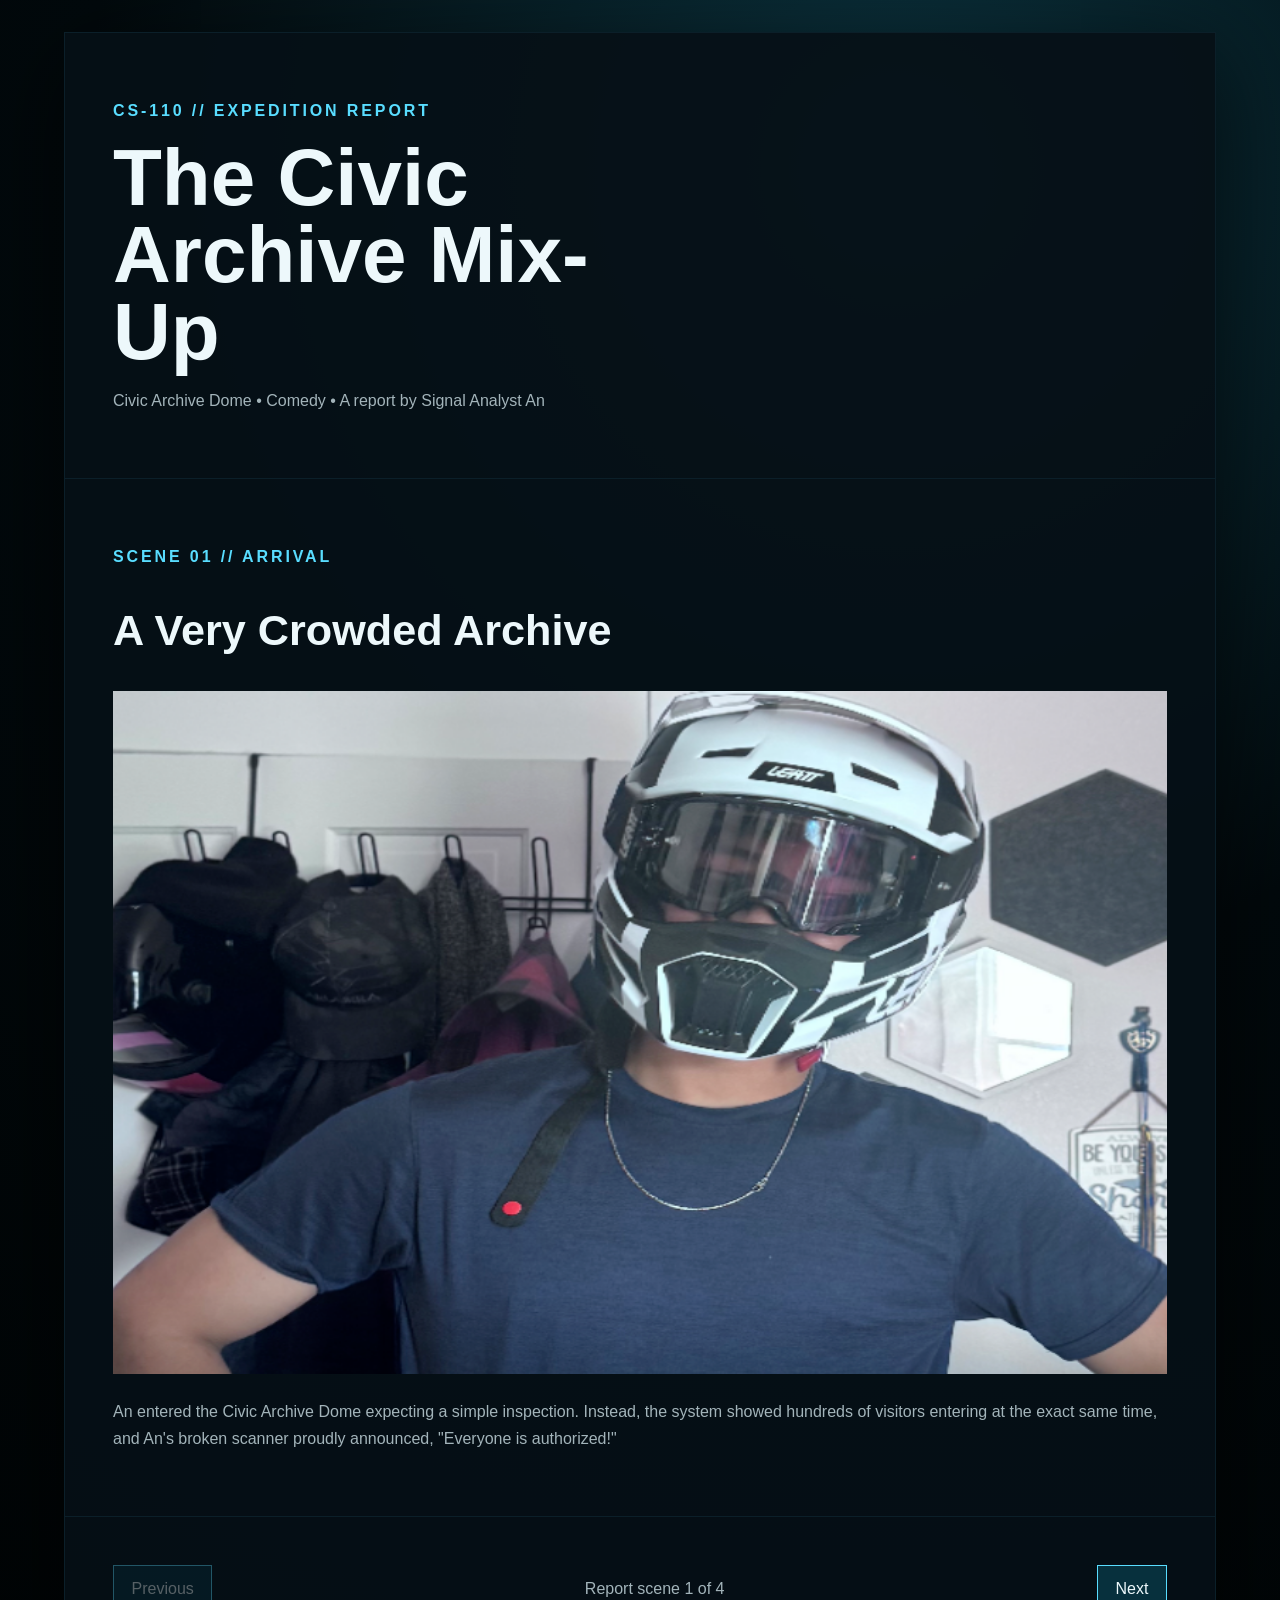
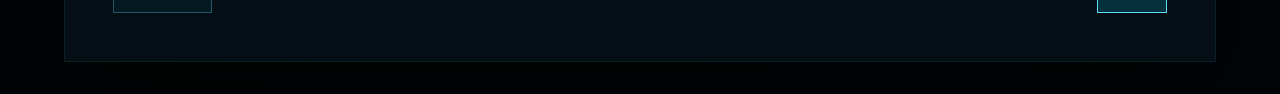
<file: index.html>
<!doctype html>
<html lang="en">
  <head>
    <meta charset="UTF-8" />
    <meta name="viewport" content="width=device-width, initial-scale=1.0" />
    <title>Expedition Report</title>
    <link rel="stylesheet" href="styles.css" />
  </head>
  <body>
    <main class="report-shell">
      <header class="report-header">
        <p class="eyebrow">CS-110 // Expedition Report</p>
        <h1>The Civic Archive Mix-Up</h1>
        <p>Civic Archive Dome • Comedy • A report by Signal Analyst An</p>
      </header>

      <section class="scene is-active" data-scene="0">
  <p class="scene-number">Scene 01 // Arrival</p>
  <h2>A Very Crowded Archive</h2>
  <img
  src="images/character.png"
  alt="Signal analyst An arriving at the Civic Archive Dome with a broken scanner"
/>
  <p>
    An entered the Civic Archive Dome expecting a simple inspection.
    Instead, the system showed hundreds of visitors entering at the
    exact same time, and An's broken scanner proudly announced,
    "Everyone is authorized!"
  </p>
</section>

<section class="scene" data-scene="1" hidden>
  <p class="scene-number">Scene 02 // Discovery</p>
  <h2>The Duplicate Pattern</h2>
  <img
  src="images/duplicate-records.png"
  alt="An investigating duplicated entry records in the Civic Archive Dome"
/>
  <p>
    An used pattern recognition and discovered that every duplicate
    had the same timestamp and scanner error code. When the archive
    lights flickered, the scanner's retry mode copied each entry again.
  </p>
</section>

<section class="scene" data-scene="2" hidden>
  <p class="scene-number">Scene 03 // Response</p>
  <h2>An Fixes the Mix-Up</h2>
  <img
  src="images/scanner-repair.png"
  alt="An repairing the archive scanner in a dark records room"
/>
  <p>
    An used night vision to work in the dark records room, separated
    the original entries from the copies, and turned off retry mode.
    An joked that the scanner needed fewer friends and better instructions.
  </p>
</section>

<section class="scene" data-scene="3" hidden>
  <p class="scene-number">Scene 04 // Outcome</p>
  <h2>The Archive Is Restored</h2>
  <img
  src="images/archive-restored.png"
  alt="An presenting the restored Civic Archive Dome with organized records"
/>
  <p>
    The false records were removed and the original files were protected.
    An tested the system and left clear recovery instructions so the next
    crew could follow a route they could trust.
  </p>
</section>

      <nav class="scene-controls" aria-label="Story scenes">
        <button id="previous-scene" type="button">Previous</button>
        <span id="scene-status" aria-live="polite">Scene 1 of 4</span>
        <button id="next-scene" type="button">Next</button>
      </nav>
    </main>
    <script src="script.js"></script>
  </body>
</html>
</file>
<file: styles.css>
:root {
  color-scheme: dark;
  --ink: #edf8fb;
  --muted: #a3b4ba;
  --surface: #061016;
  --line: #0b1f29;
  --signal: #59ddff;
}

* { box-sizing: border-box; }

body {
  margin: 0;
  min-height: 100vh;
  padding: 2rem;
  color: var(--ink);
  background: radial-gradient(circle at 70% 10%, #0b3440 0, #02090c 46%, #010405 100%);
  font-family: Arial, Helvetica, sans-serif;
}

button { font: inherit; }

.report-shell {
  width: min(72rem, calc(100% - 2rem));
  margin: 0 auto;
  border: 1px solid var(--line);
  background: color-mix(in srgb, var(--surface) 92%, transparent);
  box-shadow: 0 24px 90px #000a;
}

.report-header,
.scene,
.scene-controls { padding: clamp(1.25rem, 4vw, 3rem); }

.report-header { border-bottom: 1px solid var(--line); }
.eyebrow, .scene-number { color: var(--signal); font-weight: 700; letter-spacing: .18em; text-transform: uppercase; }
h1 { max-width: 13ch; margin: .4rem 0 1rem; font-size: clamp(2.2rem, 7vw, 5rem); line-height: .96; }
h2 { font-size: clamp(1.6rem, 4vw, 2.7rem); }
p { color: var(--muted); line-height: 1.7; }

.image-placeholder {
  min-height: 280px;
  display: grid;
  place-items: center;
  margin: 1.5rem 0;
  border: 1px dashed var(--signal);
  color: var(--signal);
  background: linear-gradient(135deg, #0c2c35, #071014);
}
.scene img {
  display: block;
  width: 100%;
  height: auto;
  margin: 1.5rem 0;
}
.scene-controls {
  display: grid;
  grid-template-columns: auto 1fr auto;
  align-items: center;
  gap: 1rem;
  border-top: 1px solid var(--line);
}

.scene-controls span { text-align: center; color: var(--muted); }
.scene-controls button {
  min-height: 48px;
  padding: .8rem 1.1rem;
  border: 1px solid var(--signal);
  color: var(--ink);
  background: #07303d;
  cursor: pointer;
}
.scene-controls button:disabled { opacity: .35; cursor: not-allowed; }
.scene-controls button:focus-visible { outline: 3px solid #fff; outline-offset: 3px; }

@media (max-width: 560px) {
  body { padding: 0; }
  .scene-controls { grid-template-columns: 1fr 1fr; }
  .scene-controls span { grid-column: 1 / -1; grid-row: 1; }
}
.scene {
  display: none;
  opacity: 0;
}

.scene.is-active {
  display: block;
  opacity: 1;
  animation: scene-in 300ms ease-out;
}

@keyframes scene-in {
  from {
    opacity: 0;
    transform: translateY(8px);
  }

  to {
    opacity: 1;
    transform: translateY(0);
  }
}
@media (prefers-reduced-motion: reduce) {
  *, *::before, *::after { scroll-behavior: auto !important; transition: none !important; animation: none !important; }
}
</file>
